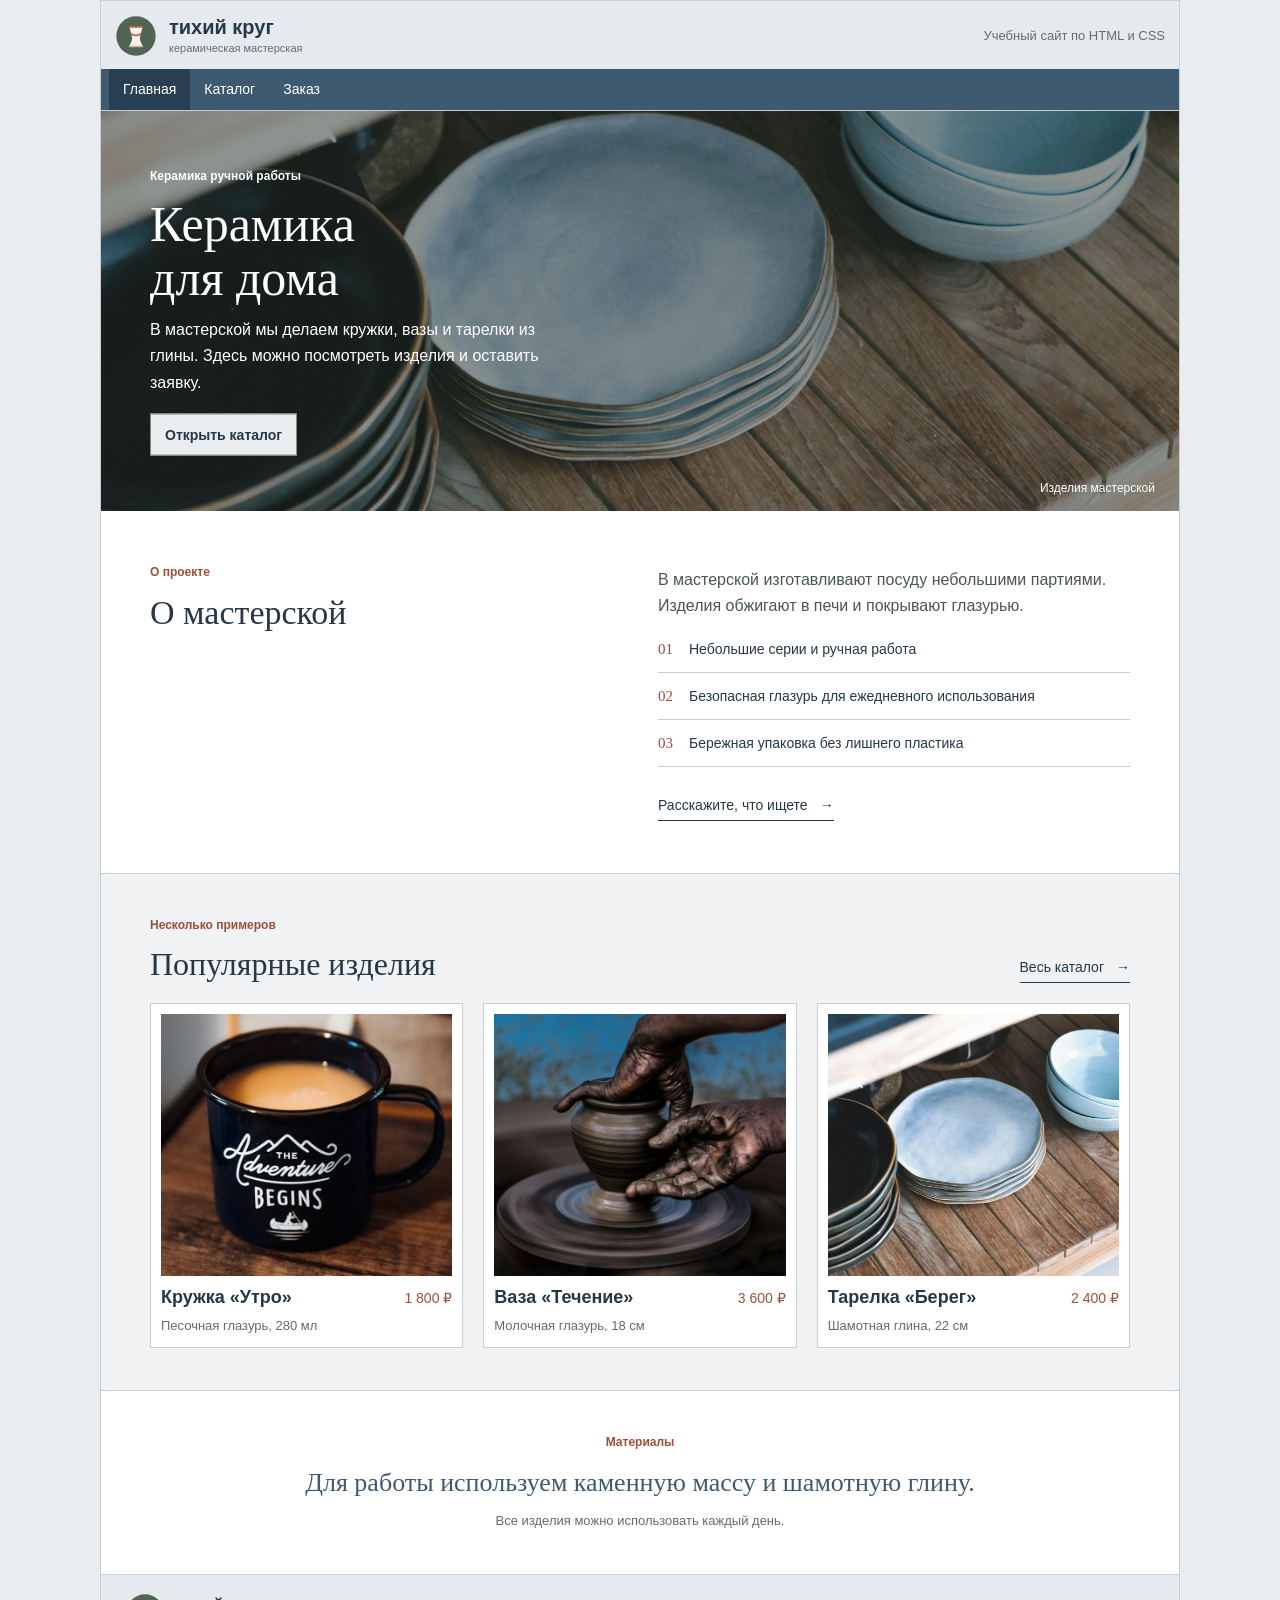
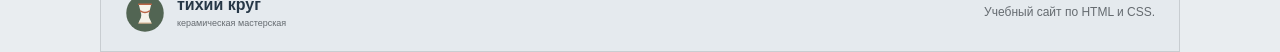
<file: index.html>
<!doctype html>
<html lang="ru">
<head>
	<meta charset="utf-8">
	<meta name="viewport" content="width=device-width, initial-scale=1">
	<meta name="description" content="Керамика ручной работы для повседневных ритуалов.">
	<title>Тихий круг — керамика ручной работы</title>
	<link rel="stylesheet" href="styles.css">
</head>
<body>
	<a class="skip-link" href="#main">Перейти к содержимому</a>
	<div class="site-shell">
		<header class="site-header">
			<a class="brand" href="index.html" aria-label="Тихий круг — главная">
				<img src="Assets/logo.svg" alt="Логотип мастерской Тихий круг" width="48" height="48">
				<span class="brand-name">тихий круг<small>керамическая мастерская</small></span>
			</a>
			<p class="header-note">Учебный сайт по HTML и CSS</p>
			<nav class="main-nav" aria-label="Главное меню">
				<a href="index.html" aria-current="page">Главная</a>
				<a href="catalog.html">Каталог</a>
				<a href="orders.html">Заказ</a>
			</nav>
		</header>

		<main id="main">
			<section class="home-hero" aria-labelledby="hero-title">
				<img class="hero-image" src="Assets/ceramics.jpg" alt="Керамические изделия ручной работы в мастерской">
				<div class="hero-copy">
					<p class="eyebrow">Керамика ручной работы</p>
					<h1 id="hero-title">Керамика<br>для дома</h1>
					<p>В мастерской мы делаем кружки, вазы и тарелки из глины. Здесь можно посмотреть изделия и оставить заявку.</p>
					<a class="button button-light" href="catalog.html">Открыть каталог</a>
				</div>
				<p class="hero-caption">Изделия мастерской</p>
			</section>

			<section class="intro-section section-wrap" aria-labelledby="intro-title">
				<div class="section-heading">
					  <p class="eyebrow">О проекте</p>
					  <h2 id="intro-title">О мастерской</h2>
				</div>
				<div class="intro-copy">
					  <p>В мастерской изготавливают посуду небольшими партиями. Изделия обжигают в печи и покрывают глазурью.</p>
					<ul class="value-list">
						<li><span>01</span> Небольшие серии и ручная работа</li>
						<li><span>02</span> Безопасная глазурь для ежедневного использования</li>
						<li><span>03</span> Бережная упаковка без лишнего пластика</li>
					</ul>
					<a class="text-link" href="orders.html">Расскажите, что ищете <span aria-hidden="true">→</span></a>
				</div>
			</section>

			<section class="featured-section" aria-labelledby="featured-title">
				<div class="section-wrap">
					<div class="section-title-row">
						<div>
							  <p class="eyebrow">Несколько примеров</p>
							  <h2 id="featured-title">Популярные изделия</h2>
						</div>
						<a class="text-link" href="catalog.html">Весь каталог <span aria-hidden="true">→</span></a>
					</div>
					<div class="product-grid">
						<article class="product-card" data-kind="featured">
							<a class="product-image-link" href="catalog.html#cup" aria-label="Кружка «Утро», подробнее в каталоге">
								<img src="Assets/cup.jpg" alt="Керамическая кружка ручной работы">
							</a>
							<div class="product-meta"><h3>Кружка «Утро»</h3><span>1 800 ₽</span></div>
							<p>Песочная глазурь, 280 мл</p>
						</article>
						<article class="product-card" data-kind="featured">
							<a class="product-image-link" href="catalog.html#vase" aria-label="Ваза «Течение», подробнее в каталоге">
								<img src="Assets/vase.jpg" alt="Мастер формует керамическую вазу на гончарном круге">
							</a>
							<div class="product-meta"><h3>Ваза «Течение»</h3><span>3 600 ₽</span></div>
							<p>Молочная глазурь, 18 см</p>
						</article>
						<article class="product-card" data-kind="featured">
							<a class="product-image-link" href="catalog.html#plate" aria-label="Тарелка «Берег», подробнее в каталоге">
								<img src="Assets/ceramics.jpg" alt="Керамическая тарелка с фактурным краем">
							</a>
							<div class="product-meta"><h3>Тарелка «Берег»</h3><span>2 400 ₽</span></div>
							<p>Шамотная глина, 22 см</p>
						</article>
					</div>
				</div>
			</section>

			<section class="quote-section section-wrap">
				<p class="eyebrow">Материалы</p>
				<blockquote>Для работы используем каменную массу и шамотную глину.</blockquote>
				<p class="quote-credit">Все изделия можно использовать каждый день.</p>
			</section>
		</main>

		<footer class="site-footer">
			<a class="brand brand-footer" href="index.html">
				<img src="Assets/logo.svg" alt="" width="40" height="40">
				<span class="brand-name">тихий круг<small>керамическая мастерская</small></span>
			</a>
			<p>Учебный сайт по HTML и CSS.</p>
		</footer>
	</div>
</body>
</html>
</file>
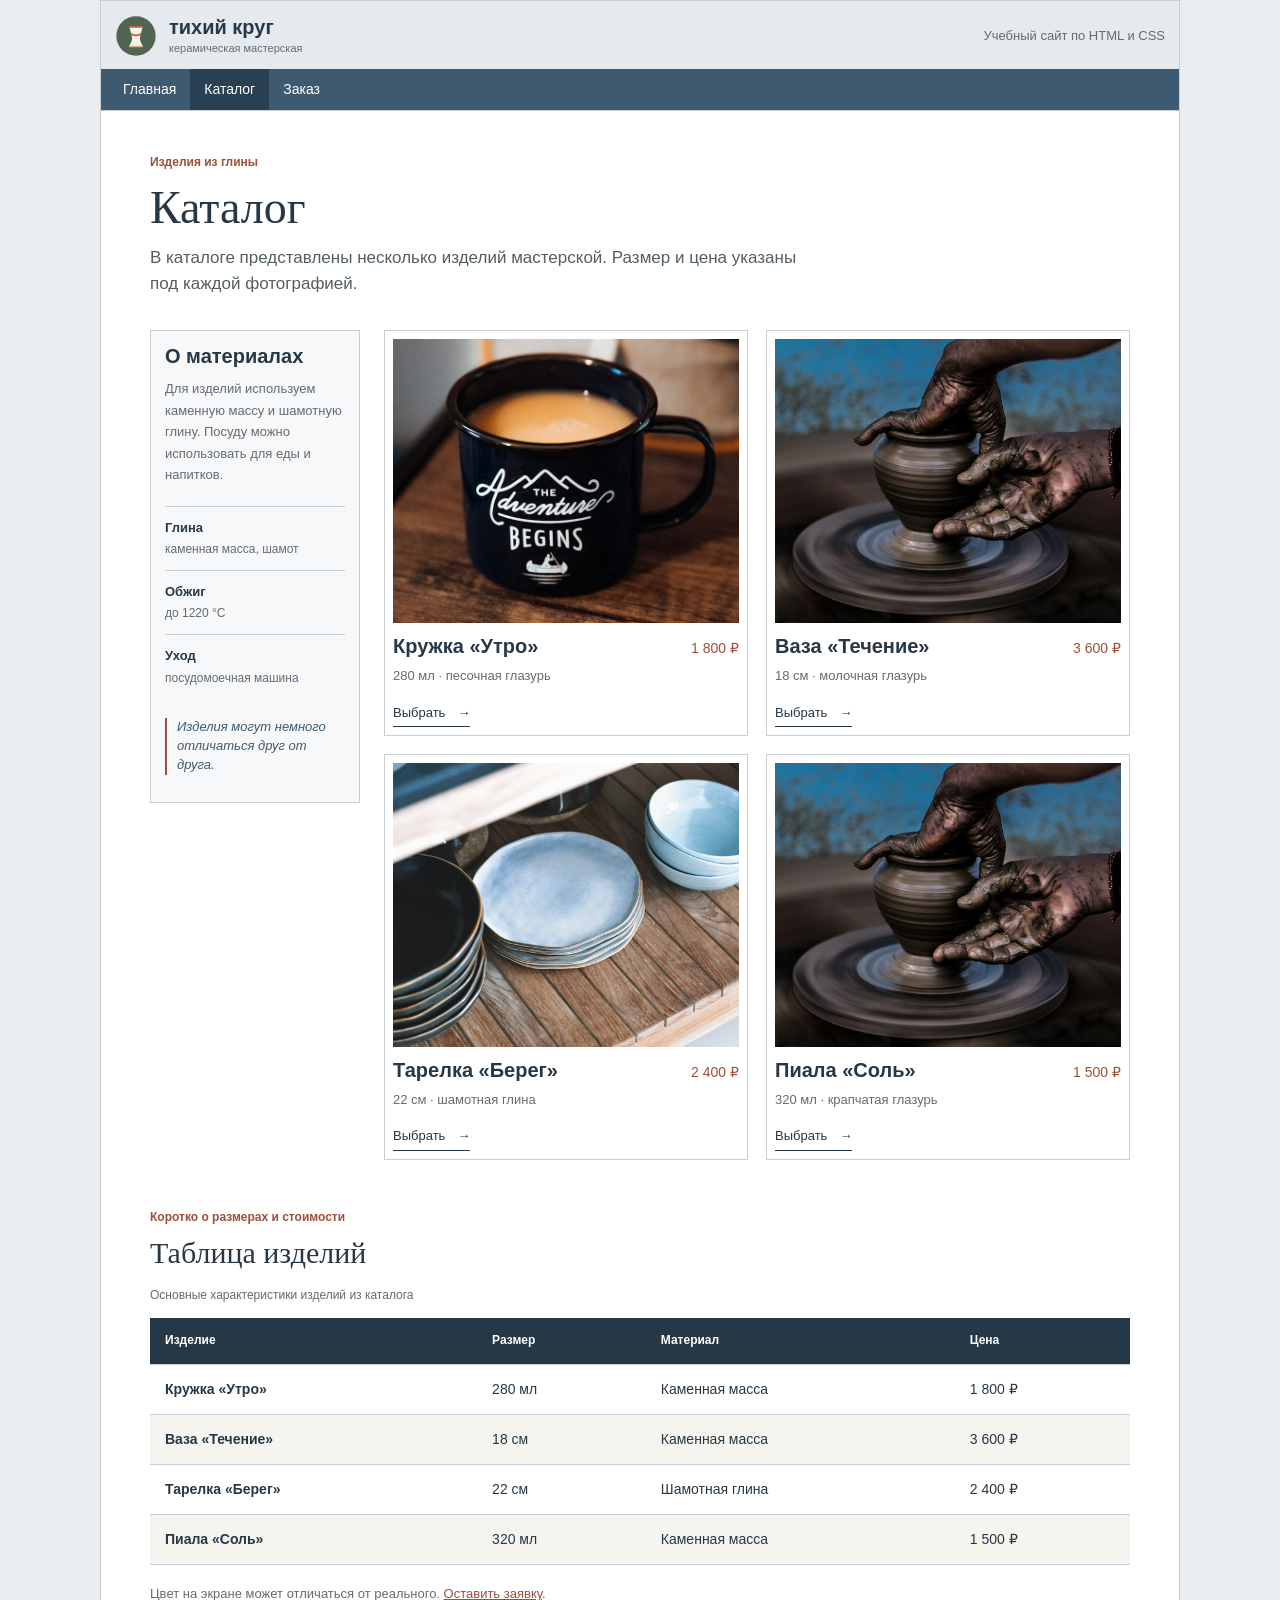
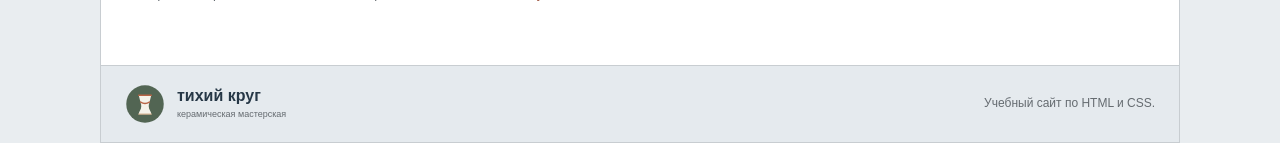
<file: catalog.html>
<!doctype html>
<html lang="ru">
<head>
	<meta charset="utf-8">
	<meta name="viewport" content="width=device-width, initial-scale=1">
	<meta name="description" content="Каталог керамики мастерской Тихий круг: кружки, вазы и тарелки.">
	<title>Каталог — Тихий круг</title>
	<link rel="stylesheet" href="styles.css">
</head>
<body>
	<a class="skip-link" href="#main">Перейти к содержимому</a>
	<div class="site-shell">
		<header class="site-header">
			<a class="brand" href="index.html" aria-label="Тихий круг — главная">
				<img src="Assets/logo.svg" alt="Логотип мастерской Тихий круг" width="48" height="48">
				<span class="brand-name">тихий круг<small>керамическая мастерская</small></span>
			</a>
			<p class="header-note">Учебный сайт по HTML и CSS</p>
			<nav class="main-nav" aria-label="Главное меню">
				<a href="index.html">Главная</a>
				<a href="catalog.html" aria-current="page">Каталог</a>
				<a href="orders.html">Заказ</a>
			</nav>
		</header>

		<main id="main" class="section-wrap page-content">
			<div class="page-heading">
				<p class="eyebrow">Изделия из глины</p>
				<h1>Каталог</h1>
				<p class="page-lead">В каталоге представлены несколько изделий мастерской. Размер и цена указаны под каждой фотографией.</p>
			</div>

			<div class="catalog-layout">
				<aside class="catalog-aside" aria-label="О коллекции">
					<h2>О материалах</h2>
					  <p>Для изделий используем каменную массу и шамотную глину. Посуду можно использовать для еды и напитков.</p>
					<dl class="material-list">
						<div><dt>Глина</dt><dd>каменная масса, шамот</dd></div>
						<div><dt>Обжиг</dt><dd>до 1220 °C</dd></div>
						<div><dt>Уход</dt><dd>посудомоечная машина</dd></div>
					</dl>
					  <p class="aside-note">Изделия могут немного отличаться друг от друга.</p>
				</aside>

				<div class="catalog-main">
					<div class="product-grid catalog-grid">
						<article class="product-card" id="cup" data-kind="catalog">
							<a class="product-image-link" href="orders.html?item=cup" aria-label="Заказать кружку «Утро»">
								<img src="Assets/cup.jpg" alt="Кружка ручной работы">
							</a>
							<div class="product-meta"><h2>Кружка «Утро»</h2><span>1 800 ₽</span></div>
							<p>280 мл · песочная глазурь</p>
							<a class="text-link" href="orders.html?item=cup">Выбрать <span aria-hidden="true">→</span></a>
						</article>
						<article class="product-card" id="vase" data-kind="catalog">
							<a class="product-image-link" href="orders.html?item=vase" aria-label="Заказать вазу «Течение»">
								<img src="Assets/vase.jpg" alt="Мастер формует керамическую вазу на гончарном круге">
							</a>
							<div class="product-meta"><h2>Ваза «Течение»</h2><span>3 600 ₽</span></div>
							<p>18 см · молочная глазурь</p>
							<a class="text-link" href="orders.html?item=vase">Выбрать <span aria-hidden="true">→</span></a>
						</article>
						<article class="product-card" id="plate" data-kind="catalog">
							<a class="product-image-link" href="orders.html?item=plate" aria-label="Заказать тарелку «Берег»">
								<img src="Assets/ceramics.jpg" alt="Керамическая посуда с естественной фактурой">
							</a>
							<div class="product-meta"><h2>Тарелка «Берег»</h2><span>2 400 ₽</span></div>
							<p>22 см · шамотная глина</p>
							<a class="text-link" href="orders.html?item=plate">Выбрать <span aria-hidden="true">→</span></a>
						</article>
						<article class="product-card" id="bowl" data-kind="catalog">
							<a class="product-image-link" href="orders.html?item=bowl" aria-label="Заказать пиалу «Соль»">
								<img src="Assets/vase.jpg" alt="Мастер формует керамическую пиалу на гончарном круге">
							</a>
							<div class="product-meta"><h2>Пиала «Соль»</h2><span>1 500 ₽</span></div>
							<p>320 мл · крапчатая глазурь</p>
							<a class="text-link" href="orders.html?item=bowl">Выбрать <span aria-hidden="true">→</span></a>
						</article>
					</div>
				</div>
			</div>

			<section class="price-section" aria-labelledby="price-title">
				<p class="eyebrow">Коротко о размерах и стоимости</p>
				<h2 id="price-title">Таблица изделий</h2>
				<div class="table-scroll">
					<table>
						<caption>Основные характеристики изделий из каталога</caption>
						<thead><tr><th scope="col">Изделие</th><th scope="col">Размер</th><th scope="col">Материал</th><th scope="col">Цена</th></tr></thead>
						<tbody>
							<tr><th scope="row">Кружка «Утро»</th><td>280 мл</td><td>Каменная масса</td><td>1 800 ₽</td></tr>
							<tr><th scope="row">Ваза «Течение»</th><td>18 см</td><td>Каменная масса</td><td>3 600 ₽</td></tr>
							<tr><th scope="row">Тарелка «Берег»</th><td>22 см</td><td>Шамотная глина</td><td>2 400 ₽</td></tr>
							<tr><th scope="row">Пиала «Соль»</th><td>320 мл</td><td>Каменная масса</td><td>1 500 ₽</td></tr>
						</tbody>
					</table>
				</div>
			</section>
			<p class="catalog-footnote">Цвет на экране может отличаться от реального. <a href="orders.html">Оставить заявку</a>.</p>
		</main>

		<footer class="site-footer">
			<a class="brand brand-footer" href="index.html"><img src="Assets/logo.svg" alt="" width="40" height="40"><span class="brand-name">тихий круг<small>керамическая мастерская</small></span></a>
			<p>Учебный сайт по HTML и CSS.</p>
		</footer>
	</div>
</body>
</html>
</file>
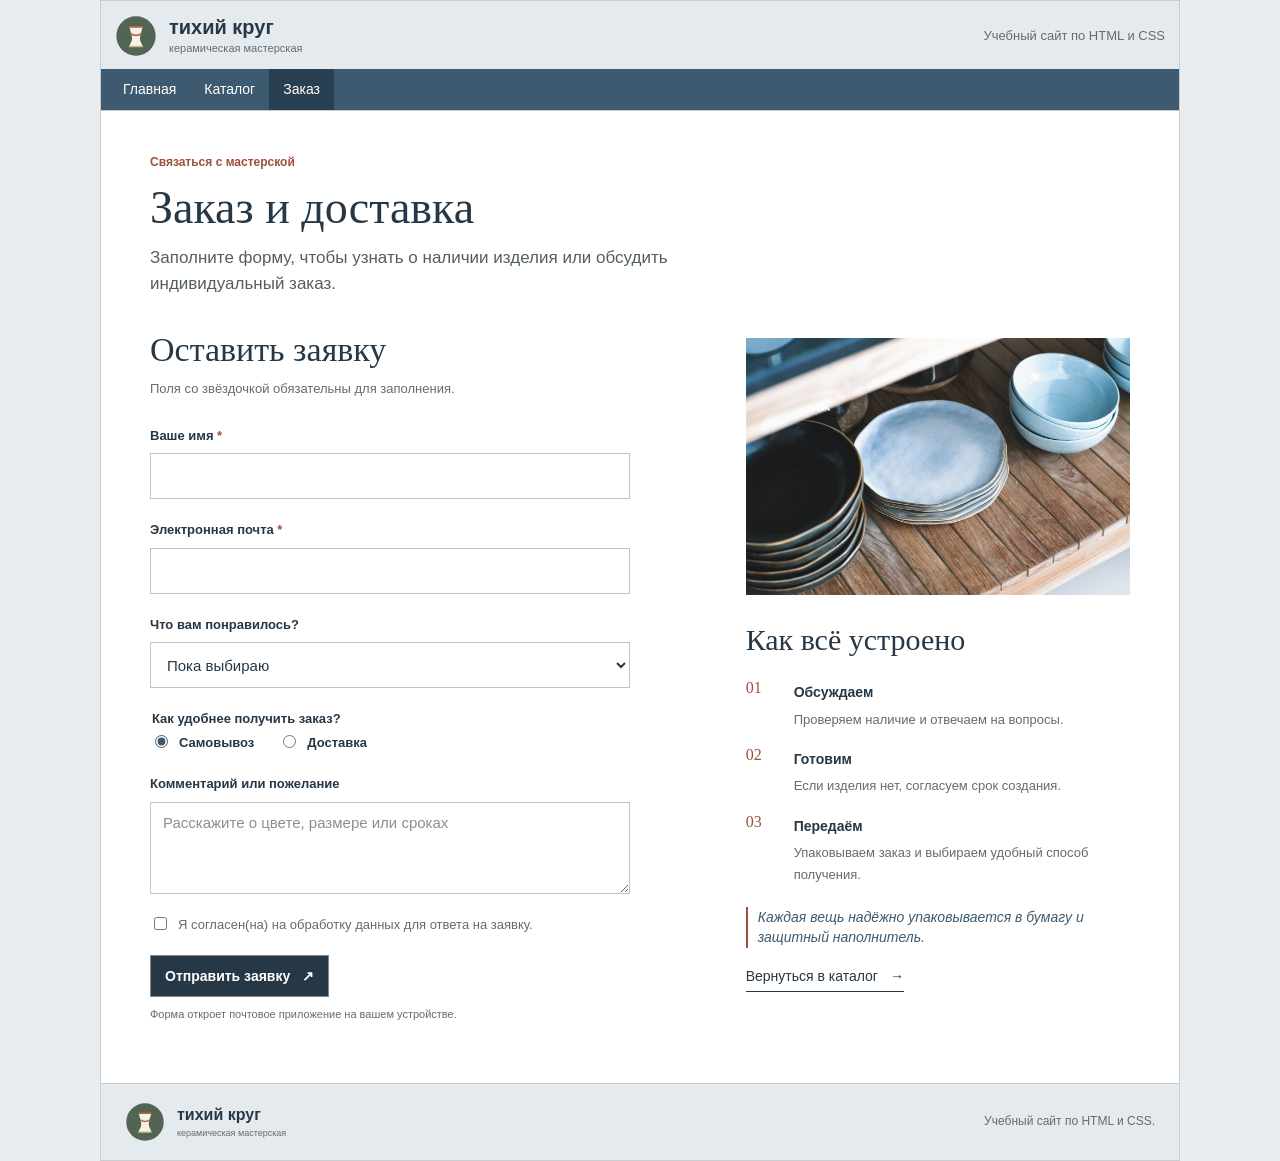
<file: orders.html>
<!doctype html>
<html lang="ru">
<head>
	<meta charset="utf-8">
	<meta name="viewport" content="width=device-width, initial-scale=1">
	<meta name="description" content="Оформить заказ на керамику ручной работы мастерской Тихий круг.">
	<title>Заказ — Тихий круг</title>
	<link rel="stylesheet" href="styles.css">
</head>
<body>
	<a class="skip-link" href="#main">Перейти к содержимому</a>
	<div class="site-shell">
		<header class="site-header">
			<a class="brand" href="index.html" aria-label="Тихий круг — главная">
				<img src="Assets/logo.svg" alt="Логотип мастерской Тихий круг" width="48" height="48">
				<span class="brand-name">тихий круг<small>керамическая мастерская</small></span>
			</a>
			<p class="header-note">Учебный сайт по HTML и CSS</p>
			<nav class="main-nav" aria-label="Главное меню">
				<a href="index.html">Главная</a>
				<a href="catalog.html">Каталог</a>
				<a href="orders.html" aria-current="page">Заказ</a>
			</nav>
		</header>

		<main id="main" class="section-wrap page-content">
			<div class="page-heading">
				<p class="eyebrow">Связаться с мастерской</p>
				<h1>Заказ и доставка</h1>
				<p class="page-lead">Заполните форму, чтобы узнать о наличии изделия или обсудить индивидуальный заказ.</p>
			</div>

			<div class="order-layout">
				<section class="order-form-section" aria-labelledby="form-title">
					<h2 id="form-title">Оставить заявку</h2>
					<p class="form-intro">Поля со звёздочкой обязательны для заполнения.</p>
					<form class="order-form" action="mailto:hello@tihiy-krug.example" method="post" enctype="text/plain">
						<div class="form-row">
							<label for="customer-name">Ваше имя <span aria-hidden="true">*</span></label>
							<input id="customer-name" name="Имя" type="text" autocomplete="name" required>
						</div>
						<div class="form-row">
							<label for="customer-email">Электронная почта <span aria-hidden="true">*</span></label>
							<input id="customer-email" name="Почта" type="email" autocomplete="email" required>
						</div>
						<div class="form-row">
							<label for="product">Что вам понравилось?</label>
							<select id="product" name="Изделие">
								<option value="">Пока выбираю</option>
								<option value="Кружка «Утро»">Кружка «Утро»</option>
								<option value="Ваза «Течение»">Ваза «Течение»</option>
								<option value="Тарелка «Берег»">Тарелка «Берег»</option>
								<option value="Пиала «Соль»">Пиала «Соль»</option>
								<option value="Индивидуальный заказ">Индивидуальный заказ</option>
							</select>
						</div>
						<fieldset class="form-row delivery-options">
							<legend>Как удобнее получить заказ?</legend>
							<label><input type="radio" name="Доставка" value="Самовывоз" checked> Самовывоз</label>
							<label><input type="radio" name="Доставка" value="Доставка"> Доставка</label>
						</fieldset>
						<div class="form-row">
							<label for="customer-message">Комментарий или пожелание</label>
							<textarea id="customer-message" name="Комментарий" rows="4" placeholder="Расскажите о цвете, размере или сроках"></textarea>
						</div>
						<label class="consent-row"><input type="checkbox" name="Согласие" required> Я согласен(на) на обработку данных для ответа на заявку.</label>
						<button class="button button-dark" type="submit">Отправить заявку <span aria-hidden="true">↗</span></button>
						<p class="form-note">Форма откроет почтовое приложение на вашем устройстве.</p>
					</form>
				</section>

				<aside class="order-aside" aria-labelledby="delivery-title">
					  <img class="order-image" src="Assets/ceramics.jpg" alt="Керамическая посуда с естественной фактурой">
					<h2 id="delivery-title">Как всё устроено</h2>
					<ol class="steps-list">
						<li><span>01</span><div><strong>Обсуждаем</strong><p>Проверяем наличие и отвечаем на вопросы.</p></div></li>
						<li><span>02</span><div><strong>Готовим</strong><p>Если изделия нет, согласуем срок создания.</p></div></li>
						<li><span>03</span><div><strong>Передаём</strong><p>Упаковываем заказ и выбираем удобный способ получения.</p></div></li>
					</ol>
					<p class="aside-note">Каждая вещь надёжно упаковывается в бумагу и защитный наполнитель.</p>
					<a class="text-link" href="catalog.html">Вернуться в каталог <span aria-hidden="true">→</span></a>
				</aside>
			</div>
		</main>

		<footer class="site-footer">
			<a class="brand brand-footer" href="index.html"><img src="Assets/logo.svg" alt="" width="40" height="40"><span class="brand-name">тихий круг<small>керамическая мастерская</small></span></a>
			<p>Учебный сайт по HTML и CSS.</p>
		</footer>
	</div>
</body>
</html>
</file>
<file: styles.css>
:root {
  color-scheme: light;
  --ink: #263746;
  --muted: #656b70;
  --paper: #e9edf0;
  --white: #fff;
  --line: #c8cdd1;
  --moss: #3e5a70;
  --clay: #9c503a;
  --serif: Georgia, "Times New Roman", serif;
  --sans: Arial, Helvetica, sans-serif;
}

* { box-sizing: border-box; }

html { scroll-behavior: smooth; }

body {
  margin: 0;
  background: var(--paper);
  color: var(--ink);
  font-family: var(--sans);
  line-height: 1.65;
}

img { display: block; max-width: 100%; }

a { color: inherit; }

a:focus-visible, button:focus-visible, input:focus-visible, select:focus-visible, textarea:focus-visible {
  outline: 3px solid var(--clay);
  outline-offset: 3px;
}

.site-shell { width: min(100%, 1080px); margin-inline: auto; background: var(--white); border: 1px solid var(--line); }
.section-wrap { width: min(980px, calc(100% - 48px)); margin-inline: auto; }

.skip-link {
  position: fixed;
  z-index: 20;
  top: 8px;
  left: 8px;
  padding: 10px 16px;
  transform: translateY(-160%);
  background: var(--ink);
  color: white;
}

.skip-link:focus { transform: translateY(0); }

.site-header { display: flex; flex-wrap: wrap; align-items: center; gap: 12px 24px; padding: 14px; background: #e5eaee; border-bottom: 1px solid var(--line); }

.brand { display: inline-flex; align-items: center; gap: 12px; width: fit-content; text-decoration: none; }
.brand img { width: 42px; height: 42px; }
.brand-name { font: bold 20px/1.1 var(--sans); letter-spacing: 0; }
.brand-name small { display: block; margin-top: 4px; color: var(--muted); font: 11px/1.2 var(--sans); letter-spacing: 0; }
.header-note { margin: 0 0 0 auto; color: var(--muted); font-size: 13px; }
.main-nav { display: flex; flex-wrap: wrap; gap: 0; width: calc(100% + 28px); margin: 0 -14px -14px; padding: 0 8px; background: var(--moss); }
.main-nav a { padding: 9px 14px; color: white; text-decoration: none; font-size: 14px; }
.main-nav a:hover, .main-nav a[aria-current="page"] { background: #293f52; color: white; }
.main-nav a::after { display: none; }

.home-hero { position: relative; height: 400px; overflow: hidden; background: #39483e; color: white; }
.hero-image { position: absolute; inset: 0; width: 100%; height: 100%; object-fit: cover; object-position: center 54%; }
.home-hero::after { position: absolute; inset: 0; background: rgb(20 32 27 / 48%); content: ""; }
.hero-copy { position: absolute; z-index: 1; top: 50%; left: max(24px, calc((100% - 980px) / 2)); width: min(500px, calc(100% - 48px)); transform: translateY(-50%); }
.eyebrow { margin: 0 0 10px; color: var(--clay); font-size: 12px; font-weight: 700; letter-spacing: 0; }
.hero-copy .eyebrow { color: white; }
h1, h2, h3, p { margin-top: 0; }
h1, h2, blockquote { font-family: var(--serif); font-weight: 500; letter-spacing: 0; }
.hero-copy h1 { max-width: 500px; margin-bottom: 12px; font-size: 50px; line-height: 1.08; }
.hero-copy > p:not(.eyebrow) { max-width: 430px; margin-bottom: 18px; color: white; font-size: 16px; }
.button { display: inline-flex; align-items: center; justify-content: center; gap: 12px; min-height: 42px; padding: 9px 14px; border: 1px solid #888; font: bold 14px var(--sans); text-decoration: none; cursor: pointer; }
.button-light { background: var(--paper); color: var(--ink); }
.button-light:hover { background: white; }
.button-dark { background: var(--ink); color: white; }
.button-dark:hover { background: #293f52; }
.hero-caption { position: absolute; z-index: 1; right: 24px; bottom: 12px; margin: 0; color: white; font-size: 12px; }

.intro-section { display: grid; grid-template-columns: 1fr 1fr; gap: 36px; padding-block: 52px; }
.intro-section h2, .section-title-row h2, .price-section h2, .order-form-section h2, .order-aside h2 { margin-bottom: 0; font-size: 34px; line-height: 1.15; }
.intro-section h2 em { color: var(--clay); font-weight: 400; }
.intro-copy { max-width: 540px; padding-top: 4px; }
.intro-copy > p { margin-bottom: 18px; color: #4a574f; font-size: 16px; }
.value-list { display: grid; gap: 12px; margin: 0 0 24px; padding: 0; list-style: none; }
.value-list li { display: flex; gap: 16px; align-items: baseline; padding-bottom: 11px; border-bottom: 1px solid var(--line); font-size: 14px; }
.value-list li span { color: var(--clay); font: 15px var(--serif); }
.text-link { display: inline-flex; align-items: center; gap: 12px; width: fit-content; padding-block: 3px; border-bottom: 1px solid currentColor; color: var(--ink); font-size: 14px; text-decoration: none; }
.text-link:hover { color: var(--clay); }

.featured-section { padding-block: 42px; background: #f0f2f4; border-top: 1px solid var(--line); border-bottom: 1px solid var(--line); }
.section-title-row { display: flex; align-items: end; justify-content: space-between; gap: 20px; margin-bottom: 20px; }
.section-title-row .eyebrow { margin-bottom: 10px; }
.section-title-row h2 { font-size: 32px; }
.product-grid { display: grid; grid-template-columns: repeat(3, minmax(0, 1fr)); gap: 20px; }
.product-card { min-width: 0; }
.product-card { padding: 10px; border: 1px solid var(--line); background: white; }
.product-image-link { display: block; overflow: hidden; background: #d9d5c9; }
.product-image-link img { width: 100%; aspect-ratio: 1 / 0.9; object-fit: cover; }
.product-meta { display: flex; align-items: baseline; justify-content: space-between; gap: 10px; margin-top: 10px; }
.product-meta h2, .product-meta h3 { margin: 0; font: bold 18px/1.3 var(--sans); }
.product-meta span { flex: 0 0 auto; color: var(--clay); font-size: 14px; }
.product-card > p { margin: 5px 0 0; color: var(--muted); font-size: 13px; }
#main .featured-section .section-wrap .product-grid .product-card[data-kind="featured"] .product-meta h3 { color: var(--ink); }

.quote-section { padding-block: 42px; text-align: center; }
.quote-section .eyebrow { margin-bottom: 14px; }
.quote-section blockquote { max-width: 760px; margin: 0 auto 10px; color: var(--moss); font-size: 26px; line-height: 1.3; }
.quote-credit { margin: 0; color: var(--muted); font-size: 13px; }

.page-content { padding-block: 42px 60px; }
.page-heading { max-width: 760px; margin-bottom: 34px; }
.page-heading .eyebrow { margin-bottom: 10px; }
.page-heading h1 { margin-bottom: 12px; font-size: 46px; line-height: 1.1; }
.page-lead { max-width: 650px; margin-bottom: 0; color: #536057; font: 17px/1.5 var(--sans); }
.catalog-layout { display: grid; grid-template-columns: 210px minmax(0, 1fr); gap: 24px; align-items: start; }
.catalog-aside { padding: 14px; border: 1px solid var(--line); background: #f7f8f9; }
.catalog-aside h2 { margin-bottom: 10px; font: bold 20px var(--sans); }
.catalog-aside > p { color: var(--muted); font-size: 13px; }
.material-list { margin: 20px 0; }
.material-list div { padding-block: 10px; border-top: 1px solid var(--line); }
.material-list dt { font-weight: 600; font-size: 13px; }
.material-list dd { margin: 2px 0 0; color: var(--muted); font-size: 12px; }
.aside-note { padding-left: 10px; border-left: 2px solid var(--clay); color: var(--moss) !important; font: italic 14px/1.45 var(--sans); }
.catalog-grid { grid-template-columns: repeat(2, minmax(0, 1fr)); gap: 18px; }
.catalog-grid .product-card { padding: 8px; }
.catalog-grid .product-image-link img { aspect-ratio: 1 / 0.82; }
.catalog-grid .product-meta h2 { font-size: 20px; }
.catalog-grid .text-link { margin-top: 12px; font-size: 13px; }
.price-section { margin-top: 48px; }
.price-section .eyebrow { margin-bottom: 8px; }
.price-section h2 { margin-bottom: 16px; font-size: 30px; }
.table-scroll { overflow-x: auto; }
table { width: 100%; border-collapse: collapse; text-align: left; }
caption { padding: 0 0 12px; color: var(--muted); font-size: 12px; text-align: left; }
th, td { padding: 13px 15px; border-bottom: 1px solid var(--line); font-size: 14px; }
thead th { background: var(--ink); color: white; font-size: 12px; font-weight: 600; }
tbody th { font-weight: 600; }
tbody tr:nth-child(even) { background: #f5f4ee; }
.catalog-footnote { margin: 18px 0 0; color: var(--muted); font-size: 13px; }
.catalog-footnote a { color: var(--clay); }

.order-layout { display: grid; grid-template-columns: minmax(0, 1fr) minmax(280px, 0.8fr); gap: clamp(40px, 9vw, 120px); align-items: start; }
.order-form-section h2, .order-aside h2 { margin-bottom: 8px; font-size: 34px; }
.form-intro { margin-bottom: 26px; color: var(--muted); font-size: 13px; }
.order-form { display: grid; gap: 20px; }
.form-row { display: grid; gap: 7px; margin: 0; padding: 0; border: 0; }
.form-row > label, .form-row legend { font-size: 13px; font-weight: 600; }
.form-row > label span { color: var(--clay); }
.form-row input:not([type="radio"]), .form-row select, .form-row textarea { width: 100%; min-height: 46px; padding: 11px 12px; border: 1px solid #bec5bb; border-radius: 0; background: white; color: var(--ink); font: 15px var(--sans); }
.form-row textarea { resize: vertical; }
.form-row input::placeholder, .form-row textarea::placeholder { color: #89928a; }
.delivery-options { grid-template-columns: repeat(2, max-content); gap: 10px 24px; }
.delivery-options legend { grid-column: 1 / -1; margin-bottom: 2px; }
.delivery-options label, .consent-row { display: inline-flex; align-items: flex-start; gap: 8px; font-size: 13px; }
.delivery-options input, .consent-row input { accent-color: var(--moss); }
.consent-row { max-width: 440px; color: var(--muted); }
.order-form .button { justify-self: start; }
.form-note { margin: -12px 0 0; color: var(--muted); font-size: 11px; }
.order-aside { padding-top: 8px; }
.order-image { width: 100%; max-height: 330px; margin-bottom: 28px; object-fit: cover; }
.order-aside h2 { font-size: 30px; }
.steps-list { display: grid; gap: 16px; margin: 22px 0; padding: 0; list-style: none; }
.steps-list li { display: grid; grid-template-columns: 36px 1fr; gap: 12px; }
.steps-list li > span { color: var(--clay); font: 16px var(--serif); }
.steps-list strong { font: 600 14px var(--sans); }
.steps-list p { margin: 3px 0 0; color: var(--muted); font-size: 13px; }

.site-footer { display: flex; flex-wrap: wrap; align-items: center; justify-content: space-between; gap: 14px 24px; padding: 18px 24px; background: #e5eaee; color: var(--ink); border-top: 1px solid var(--line); }
.brand-footer img { width: 40px; height: 40px; }
.brand-footer .brand-name { font-size: 16px; }
.brand-footer .brand-name small { color: var(--muted); font-size: 9px; }
.site-footer > p { margin: 0; color: var(--muted); font-size: 12px; }
.site-footer > a:not(.brand) { color: #174e78; font-size: 13px; }

@media (max-width: 760px) {
  .section-wrap { width: min(100% - 32px, 560px); }
  .site-header { gap: 10px; padding: 12px; }
  .brand img { width: 42px; height: 42px; }
  .brand-name { font-size: 18px; }
  .header-note { display: none; }
  .main-nav { width: calc(100% + 24px); margin: 0 -12px -12px; }
  .home-hero { height: 360px; }
  .hero-copy { left: 20px; width: calc(100% - 40px); }
  .hero-copy h1 { font-size: 42px; }
  .hero-copy > p:not(.eyebrow) { max-width: 390px; font-size: 14px; }
  .hero-caption { right: 20px; bottom: 10px; }
  .intro-section { grid-template-columns: 1fr; gap: 18px; padding-block: 34px; }
  .intro-section h2 { font-size: 30px; }
  .featured-section { padding-block: 30px; }
  .section-title-row { align-items: start; flex-direction: column; }
  .section-title-row h2 { font-size: 28px; }
  .product-grid { grid-template-columns: repeat(2, minmax(0, 1fr)); gap: 12px; }
  .product-meta { align-items: start; flex-direction: column; gap: 3px; }
  .product-meta h2, .product-meta h3 { font-size: 16px; }
  .quote-section { padding-block: 30px; }
  .quote-section blockquote { font-size: 22px; }
  .page-content { padding-block: 30px 42px; }
  .page-heading h1 { font-size: 38px; }
  .page-heading { margin-bottom: 28px; }
  .page-lead { font-size: 16px; }
  .catalog-layout { grid-template-columns: 1fr; gap: 16px; }
  .catalog-aside { display: grid; grid-template-columns: 1fr 1fr; gap: 6px 20px; padding: 18px 0 0; }
  .catalog-aside h2, .catalog-aside > p:first-of-type { grid-column: 1 / -1; }
  .catalog-aside .material-list { margin: 0; }
  .catalog-aside .aside-note { align-self: center; }
  .catalog-grid { gap: 12px; }
  .catalog-grid .product-meta h2 { font-size: 16px; }
  .price-section { margin-top: 36px; }
  th, td { padding: 10px; font-size: 12px; }
  .order-layout { grid-template-columns: 1fr; gap: 32px; }
  .order-aside { max-width: 500px; }
  .site-footer { align-items: flex-start; flex-direction: column; gap: 10px; padding: 16px; }
}

@media (max-width: 390px) {
  .main-nav { gap: 6px 15px; }
  .main-nav a { font-size: 13px; }
  .hero-copy h1 { font-size: 38px; }
  .catalog-aside { grid-template-columns: 1fr; }
  .catalog-aside h2, .catalog-aside > p:first-of-type { grid-column: auto; }
  .catalog-aside .aside-note { margin-bottom: 0; }
  .product-meta h2, .product-meta h3 { font-size: 15px; }
}

@media print {
  body, .site-shell { background: white; }
  .site-header, .site-footer { display: none; }
  .page-content { width: 100%; padding: 0; }
}

@media (prefers-reduced-motion: reduce) {
  *, *::before, *::after { scroll-behavior: auto !important; transition-duration: 0.01ms !important; }
}
</file>
